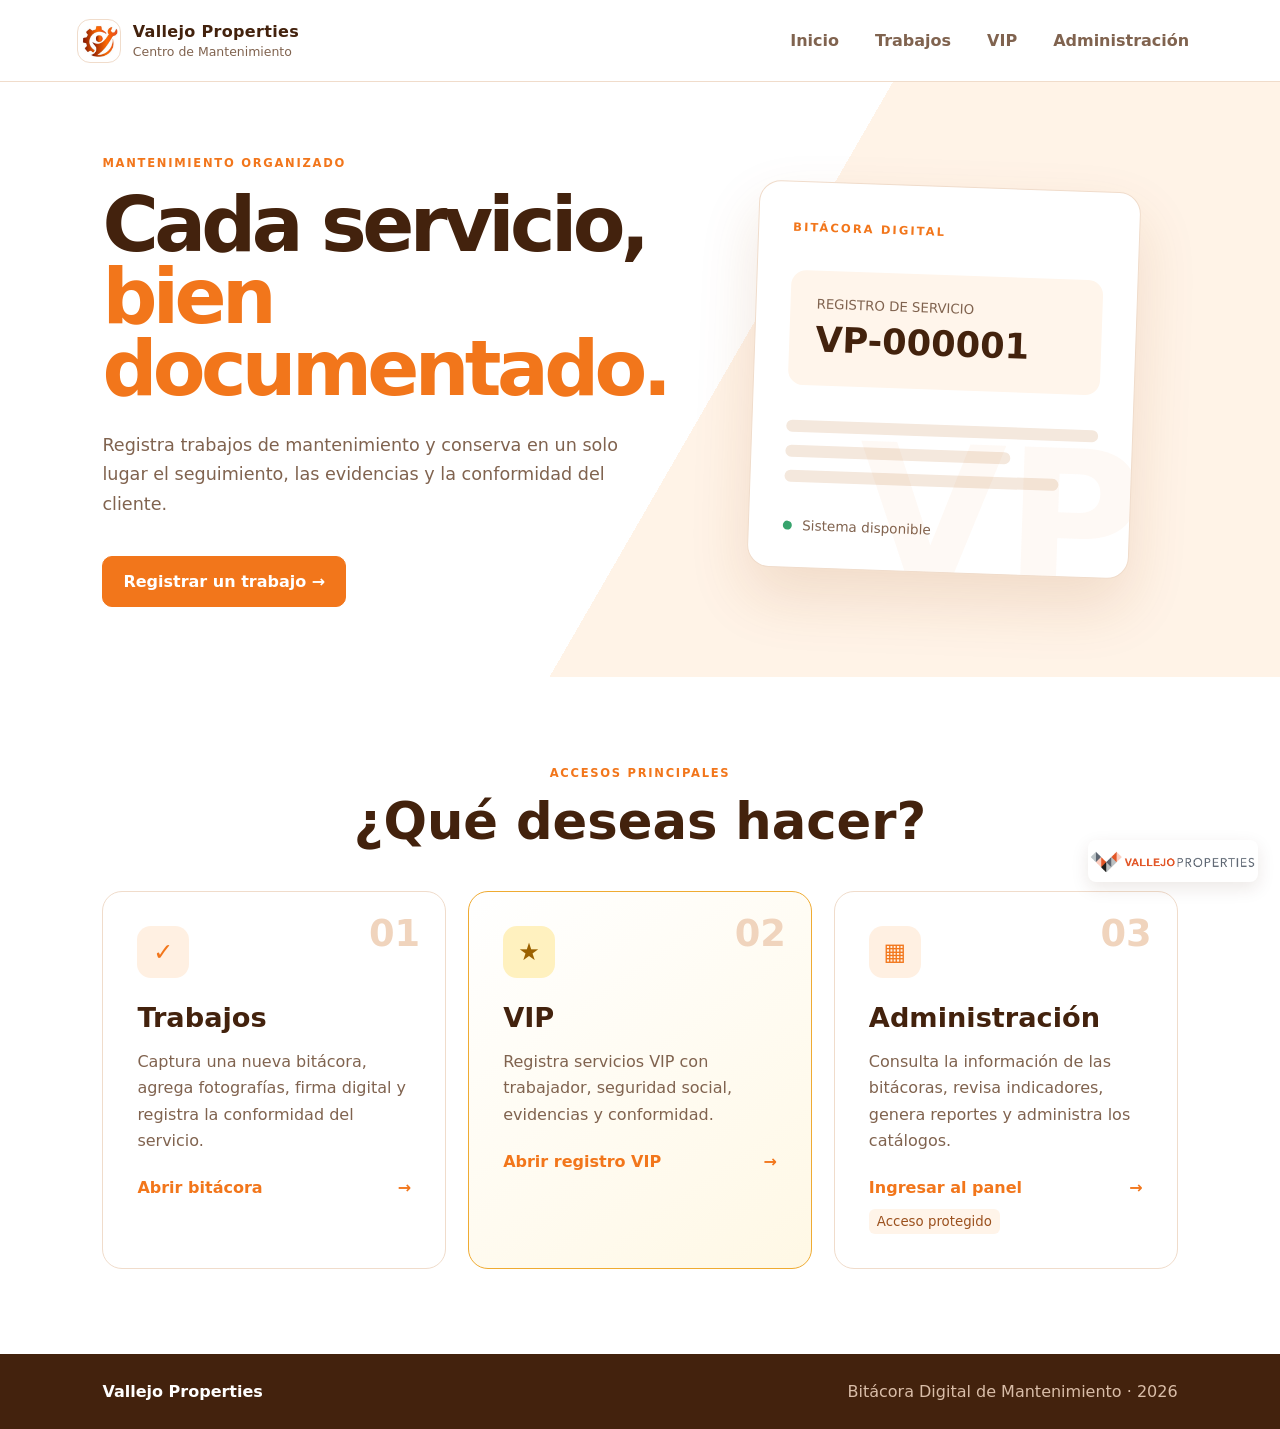
<file: index.html>
<!doctype html>
<html lang="es">
<head>
  <meta charset="utf-8">
  <meta name="viewport" content="width=device-width,initial-scale=1,viewport-fit=cover">
  <meta name="description" content="Portal de mantenimiento de Vallejo Properties">
  <meta name="theme-color" content="#f2761b">
  <meta name="apple-mobile-web-app-capable" content="yes">
  <meta name="apple-mobile-web-app-status-bar-style" content="default">
  <meta name="format-detection" content="telephone=no">
  
  
  <link rel="manifest" href="manifest.webmanifest">
  <title>Bitácora Digital · Vallejo Properties</title>
  <link rel="stylesheet" href="css/style.css">
  <link rel="stylesheet" href="css/home.css">
  <script defer src="js/app-shell.js?v=5"></script>
</head>
<body>
  <header class="public-header">
    <a class="brand" href="./"><span class="mark">VP</span><span class="brand-text"><strong>Vallejo Properties</strong><span>Centro de Mantenimiento</span></span></a>
    <nav aria-label="Menú principal"><a href="#accesos">Inicio</a><a href="captura">Trabajos</a><a href="vip">VIP</a><a href="login">Administración</a></nav>
  </header>
  <main>
    <section class="hero">
      <div class="hero-copy"><span class="eyebrow">Mantenimiento organizado</span><h1>Cada servicio,<br><em>bien documentado.</em></h1><p>Registra trabajos de mantenimiento y conserva en un solo lugar el seguimiento, las evidencias y la conformidad del cliente.</p><a class="btn primary hero-button" href="captura">Registrar un trabajo →</a></div>
      <div class="hero-panel" aria-hidden="true"><span class="panel-label">BITÁCORA DIGITAL</span><div class="panel-folio"><small>REGISTRO DE SERVICIO</small><strong>VP-000001</strong></div><div class="panel-lines"><i></i><i></i><i></i></div><div class="panel-status"><span></span> Sistema disponible</div></div>
    </section>
    <section class="public-sections" id="accesos">
      <div class="section-heading"><span class="eyebrow">Accesos principales</span><h2>¿Qué deseas hacer?</h2></div>
      <div class="access-grid">
        <a class="access-card" href="captura"><span class="access-number">01</span><span class="access-icon">✓</span><h3>Trabajos</h3><p>Captura una nueva bitácora, agrega fotografías, firma digital y registra la conformidad del servicio.</p><strong>Abrir bitácora <span>→</span></strong></a>
        <a class="access-card vip-access" href="vip"><span class="access-number">02</span><span class="access-icon">★</span><h3>VIP</h3><p>Registra servicios VIP con trabajador, seguridad social, evidencias y conformidad.</p><strong>Abrir registro VIP <span>→</span></strong></a>
        <a class="access-card" href="login"><span class="access-number">03</span><span class="access-icon">▦</span><h3>Administración</h3><p>Consulta la información de las bitácoras, revisa indicadores, genera reportes y administra los catálogos.</p><strong>Ingresar al panel <span>→</span></strong><small>Acceso protegido</small></a>
      </div>
    </section>
  </main>
  <footer><strong>Vallejo Properties</strong><span>Bitácora Digital de Mantenimiento · 2026</span></footer>
</body>
</html>
</file>
<file: css/style.css>
:root{--ink:#173c3a;--muted:#657b78;--brand:#0c6b62;--brand2:#16a085;--gold:#e3ad49;--bg:#f3f7f6;--card:#fff;--line:#dce7e4;--danger:#c84c4c;--shadow:0 12px 35px rgba(19,59,56,.09);font-family:Inter,ui-sans-serif,system-ui,-apple-system,"Segoe UI",sans-serif;color:var(--ink);background:var(--bg)}*{box-sizing:border-box}body{margin:0;min-height:100vh;background:var(--bg);color:var(--ink)}button,input,select,textarea{font:inherit}button{cursor:pointer}.topbar{height:76px;background:var(--card);border-bottom:1px solid var(--line);display:flex;align-items:center;padding:0 4%;gap:18px;position:sticky;top:0;z-index:20}.brand{display:flex;align-items:center;gap:12px}.mark{width:44px;height:44px;border-radius:13px;background:linear-gradient(145deg,var(--brand),#104943);color:white;display:grid;place-items:center;font-weight:900;letter-spacing:-2px}.brand-text strong{display:block;letter-spacing:.02em}.brand-text span{font-size:.78rem;color:var(--muted)}.top-actions{margin-left:auto;display:flex;gap:9px}.icon-btn,.btn{border:1px solid var(--line);background:var(--card);color:var(--ink);border-radius:10px;padding:10px 14px;font-weight:700}.btn.primary{background:var(--brand);border-color:var(--brand);color:white}.btn.danger{color:var(--danger)}.btn.ghost{background:transparent}.page{width:min(1280px,92%);margin:28px auto 60px}.page-title{display:flex;justify-content:space-between;align-items:end;margin-bottom:22px}.eyebrow{text-transform:uppercase;letter-spacing:.15em;color:var(--brand);font-size:.72rem;font-weight:800}.page-title h1{font-size:clamp(1.65rem,3vw,2.35rem);margin:.25rem 0}.page-title p{color:var(--muted);margin:0}.folio-chip{background:#e4f4f0;color:var(--brand);padding:12px 16px;border-radius:12px;font-weight:850}.card{background:var(--card);border:1px solid var(--line);border-radius:17px;box-shadow:var(--shadow);padding:22px}.card-title{display:flex;align-items:center;gap:12px;margin-bottom:18px}.step{width:30px;height:30px;border-radius:9px;background:#e5f4f0;color:var(--brand);display:grid;place-items:center;font-weight:850}.card h2{font-size:1.05rem;margin:0}.grid{display:grid;grid-template-columns:repeat(12,1fr);gap:16px}.col-12{grid-column:span 12}.col-8{grid-column:span 8}.col-6{grid-column:span 6}.col-4{grid-column:span 4}.col-3{grid-column:span 3}.field{display:flex;flex-direction:column;gap:7px}.field label{font-size:.78rem;text-transform:uppercase;letter-spacing:.05em;color:var(--muted);font-weight:800}.field input,.field select,.field textarea{width:100%;border:1px solid var(--line);background:var(--card);color:var(--ink);border-radius:10px;padding:12px;outline:none}.field input:focus,.field select:focus,.field textarea:focus{border-color:var(--brand);box-shadow:0 0 0 3px #0c6b6218}.field textarea{min-height:115px;resize:vertical}.field small{color:var(--muted)}.stack{display:grid;gap:18px}.hidden{display:none!important}.pill-options{display:flex;flex-wrap:wrap;gap:9px}.pill-options input{position:absolute;opacity:0;width:1px!important;height:1px!important;overflow:hidden;pointer-events:none}.pill-options label{border:1px solid var(--line);border-radius:30px;padding:10px 14px;font-weight:700;color:var(--muted)}.pill-options input:checked+label{background:var(--brand);border-color:var(--brand);color:#fff}.dropzone{border:2px dashed #a6c8c2;border-radius:14px;min-height:145px;display:grid;place-items:center;text-align:center;padding:22px;background:#f9fcfb}.dropzone.over{border-color:var(--brand);background:#e9f6f2}.photo-grid{display:flex;flex-wrap:wrap;gap:12px;margin-top:14px}.photo-grid figure{margin:0;width:118px;height:90px;position:relative}.photo-grid img{width:100%;height:100%;object-fit:cover;border-radius:10px}.photo-grid button{position:absolute;right:-6px;top:-7px;border:0;border-radius:50%;background:var(--danger);color:white;width:25px;height:25px}.photo-count{align-self:center;color:var(--muted);font-size:.85rem}.signature{height:145px;width:100%;border:1px solid var(--line);border-radius:10px;background:#fff;touch-action:none}.form-actions{display:flex;justify-content:flex-end;gap:10px}.toast{position:fixed;right:24px;bottom:24px;z-index:100;background:var(--ink);color:white;padding:14px 18px;border-radius:12px;box-shadow:var(--shadow);animation:up .2s}.toast.error{background:var(--danger)}@keyframes up{from{transform:translateY(10px);opacity:0}}.lightbox{border:0;background:transparent}.lightbox::backdrop{background:#071817d9}.lightbox img{max-width:85vw;max-height:80vh}.lightbox button{position:absolute;right:0;top:0}.muted{color:var(--muted)}
[data-theme=dark]{--ink:#e3f0ed;--muted:#9fb5b1;--bg:#0c1918;--card:#132422;--line:#29403d;--shadow:0 12px 35px #0004}.danger-text{color:var(--danger)}
@media(max-width:760px){.brand-text span{display:none}.topbar{height:66px;padding:0 3%}.page{width:94%;margin-top:20px}.page-title{align-items:start;gap:15px}.card{padding:17px}.grid>[class*=col-]{grid-column:span 12}.grid>.col-6.mobile-half{grid-column:span 6}.form-actions{position:sticky;bottom:8px}.form-actions .btn.primary{width:100%;padding:14px}}
@media print{.topbar,.sidebar,.no-print,.form-actions{display:none!important}.page{width:100%;margin:0}.card{box-shadow:none;break-inside:avoid}body{background:white;color:#111}}
:root{--ink:#43220d;--muted:#80634f;--brand:#f2761b;--brand2:#ff9b45;--gold:#f6a340;--bg:#fff8f1;--card:#fff;--line:#f0dccb;--danger:#c84c4c;--shadow:0 12px 35px rgba(120,62,17,.10)}
.mark{background:linear-gradient(145deg,#ff8a2b,#d85308)}.folio-chip,.step{background:#fff0e2;color:#e6650e}.field input:focus,.field select:focus,.field textarea:focus{box-shadow:0 0 0 3px #f2761b24}.dropzone{border-color:#efb889;background:#fffaf5}.dropzone.over{background:#fff0e2}.confirm-box{background:#fff0e2}.records tr:hover{background:#fff8f1}[data-theme=dark]{--ink:#fff5ec;--muted:#d6b9a5;--bg:#28150a;--card:#3a1f10;--line:#6d3c20;--shadow:0 12px 35px #0004}
.brand:before{display:none}.mark{font-size:0;background:#fff url('../assets/logo/mantenimiento-icon.jpg') center/90% auto no-repeat;border:1px solid var(--line)}
.connection-status{position:fixed;left:50%;top:12px;z-index:1000;max-width:min(92vw,620px);transform:translate(-50%,-140%);opacity:0;padding:11px 16px;border-radius:12px;background:#43220d;color:#fff;box-shadow:var(--shadow);font-size:.88rem;font-weight:750;text-align:center;transition:.25s ease}.connection-status.visible{transform:translate(-50%,0);opacity:1}.connection-status.online{background:#0c6b62}
@media screen{body:after{content:"";position:fixed;right:22px;bottom:18px;width:170px;height:42px;z-index:18;pointer-events:none;background:#fff url('../assets/logo/vallejo-properties.png') center/contain no-repeat;border-radius:8px;box-shadow:0 6px 18px rgba(67,34,13,.1)}}
@media screen and (max-width:760px){body:after{right:10px;bottom:10px;width:125px;height:32px}}
@media(max-width:760px){.page-title{flex-direction:column;align-items:stretch}.page-title>div:last-child{display:flex;align-items:center;justify-content:space-between;gap:12px}.form-actions{position:static!important;display:grid!important;grid-template-columns:1fr 1fr}.form-actions .save-notice{grid-column:1/-1;min-width:0}.form-actions .btn{width:100%;padding:14px 8px}.page{padding-bottom:max(52px,env(safe-area-inset-bottom))}}
</file>
<file: css/home.css>
.public-header{height:82px;padding:0 6%;display:flex;align-items:center;justify-content:space-between;background:#fff;border-bottom:1px solid var(--line)}.public-header .brand{text-decoration:none;color:var(--ink)}.public-header nav{display:flex;gap:8px}.public-header nav a{text-decoration:none;color:var(--muted);font-weight:750;padding:10px 14px;border-radius:9px}.public-header nav a:hover{background:#fff0e2;color:var(--brand)}.hero{min-height:570px;padding:70px 8%;display:grid;grid-template-columns:1.1fr .9fr;align-items:center;gap:8%;background:linear-gradient(120deg,#fff 0 55%,#fff3e7 55%)}.hero-copy h1{font-size:clamp(3rem,6vw,6rem);line-height:.94;letter-spacing:-.06em;margin:18px 0 25px}.hero-copy h1 em{font-style:normal;color:var(--brand)}.hero-copy p{font-size:1.1rem;line-height:1.7;color:var(--muted);max-width:620px}.hero-button{display:inline-block;text-decoration:none;margin-top:18px;padding:15px 20px}.hero-panel{min-height:350px;background:#fff;border:1px solid var(--line);border-radius:22px;box-shadow:0 28px 60px #9d4b1324;padding:34px;transform:rotate(2deg);position:relative;overflow:hidden}.hero-panel:before{content:"VP";position:absolute;right:-15px;bottom:-55px;font-size:190px;font-weight:900;color:#f2761b0b}.panel-label{font-size:.72rem;letter-spacing:.18em;font-weight:900;color:var(--brand)}.panel-folio{margin:35px 0;padding:26px;background:#fff5eb;border-radius:15px}.panel-folio small{display:block;color:var(--muted);margin-bottom:7px}.panel-folio strong{font-size:2.2rem}.panel-lines{display:grid;gap:13px}.panel-lines i{height:12px;background:#f4e8dd;border-radius:20px}.panel-lines i:nth-child(2){width:72%}.panel-lines i:nth-child(3){width:88%}.panel-status{margin-top:35px;font-size:.85rem;color:var(--muted)}.panel-status span{display:inline-block;width:9px;height:9px;border-radius:50%;background:#37a36d;margin-right:6px}.public-sections{padding:85px 8%;background:#fff}.section-heading{text-align:center;margin-bottom:40px}.section-heading h2{font-size:clamp(2rem,4vw,3.3rem);margin:10px}.access-grid{display:grid;grid-template-columns:1fr 1fr;gap:22px;max-width:1050px;margin:auto}.access-card{position:relative;display:block;text-decoration:none;color:var(--ink);border:1px solid var(--line);border-radius:20px;padding:34px;min-height:300px;transition:.2s;background:#fff}.access-card:hover{transform:translateY(-5px);box-shadow:var(--shadow);border-color:#efb889}.access-number{position:absolute;right:25px;top:20px;font-weight:900;color:#f0d4bd;font-size:2.3rem}.access-icon{display:grid;place-items:center;width:52px;height:52px;border-radius:14px;background:#fff0e2;color:var(--brand);font-size:1.5rem;font-weight:900}.access-card h3{font-size:1.7rem;margin:24px 0 10px}.access-card p{color:var(--muted);line-height:1.65}.access-card strong{display:block;margin-top:24px;color:var(--brand)}.access-card strong span{float:right}.access-card small{display:inline-block;margin-top:12px;background:#fff4e9;color:#9b511e;padding:5px 8px;border-radius:6px}footer{background:#43220d;color:#fff;padding:28px 8%;display:flex;justify-content:space-between}footer span{color:#d9bda8}@media(max-width:780px){.public-header{height:auto;padding:15px 4%;align-items:flex-start}.public-header .brand-text span{display:block}.public-header nav{display:grid;gap:0;text-align:right}.public-header nav a{padding:5px 8px}.hero{grid-template-columns:1fr;padding:55px 6%;background:#fff8f1}.hero-panel{min-height:260px}.access-grid{grid-template-columns:1fr}.public-sections{padding:60px 5%}footer{gap:15px;flex-direction:column}}
.access-grid{grid-template-columns:repeat(3,1fr);max-width:1180px}.vip-access{border-color:#efab32;background:linear-gradient(145deg,#fff,#fff8e5)}.vip-access .access-icon{background:#fff1bf;color:#9b6100}@media(max-width:900px){.access-grid{grid-template-columns:1fr}}
</file>
